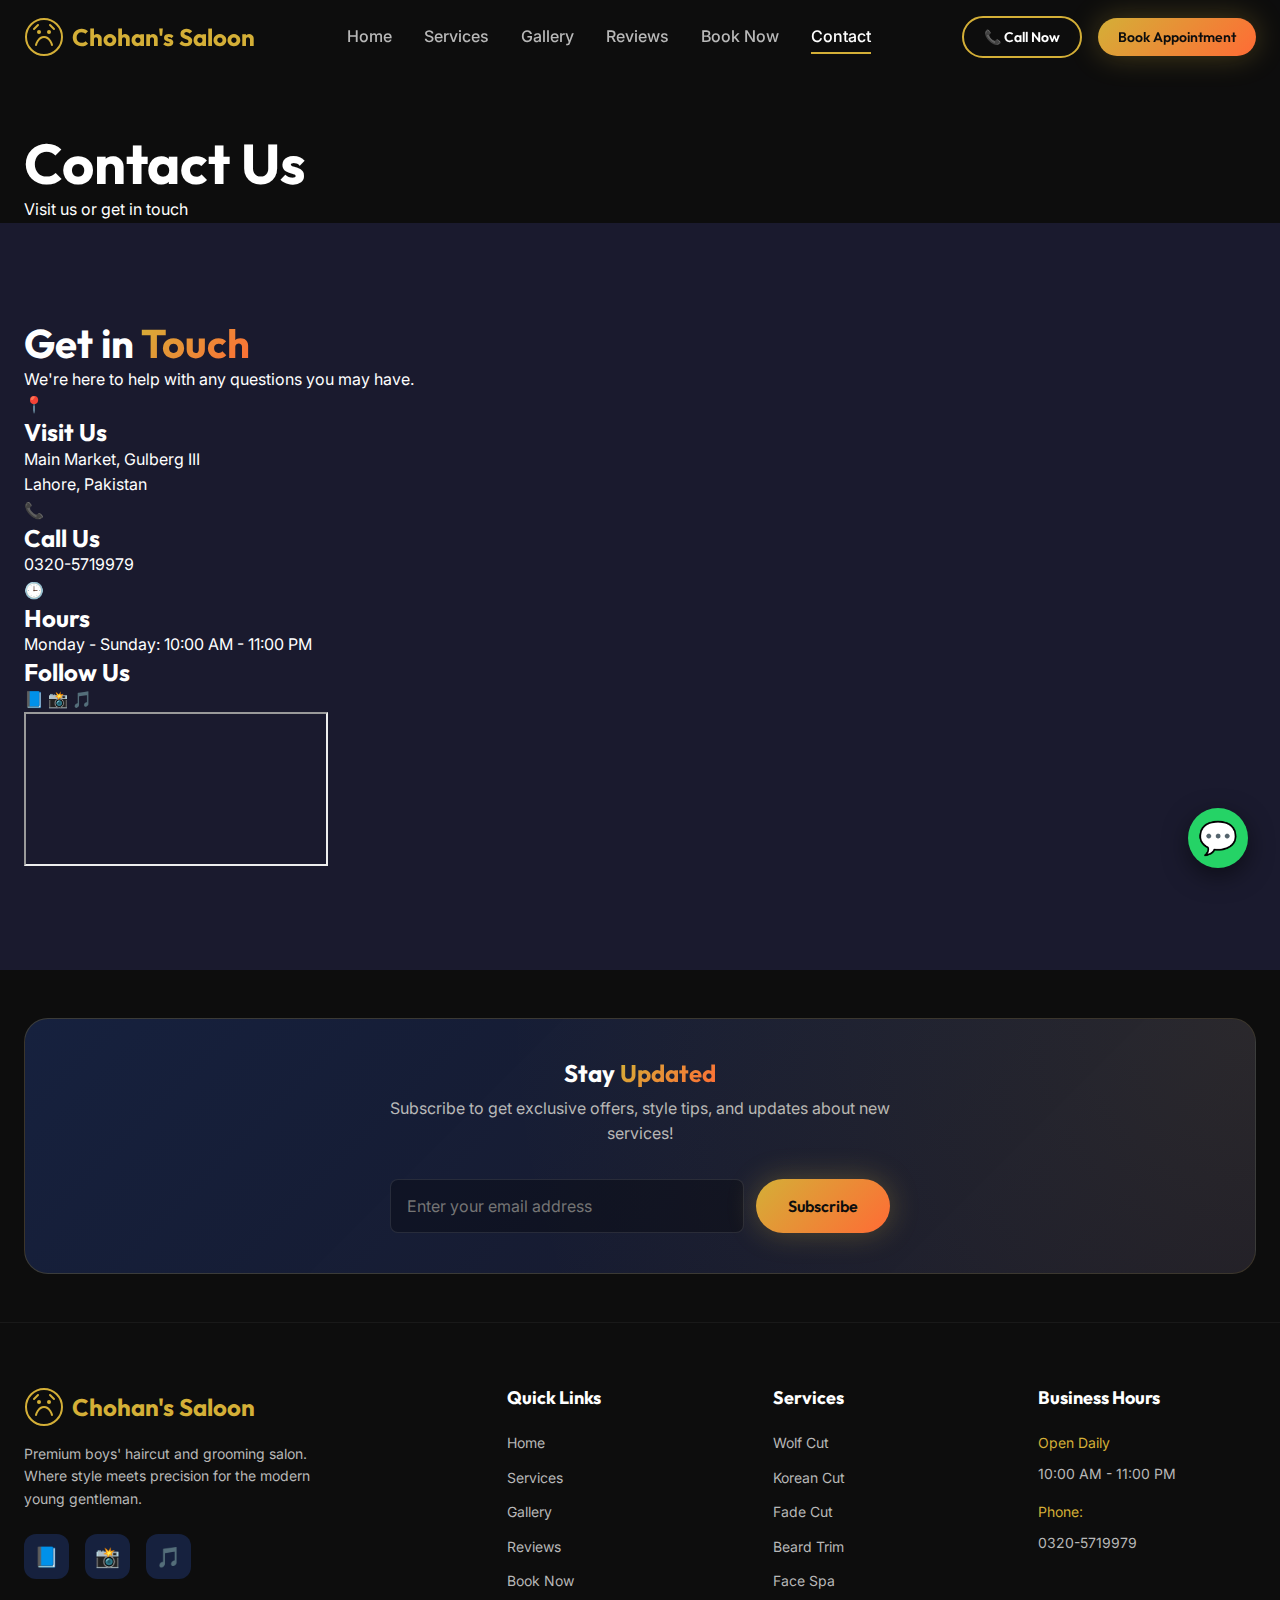
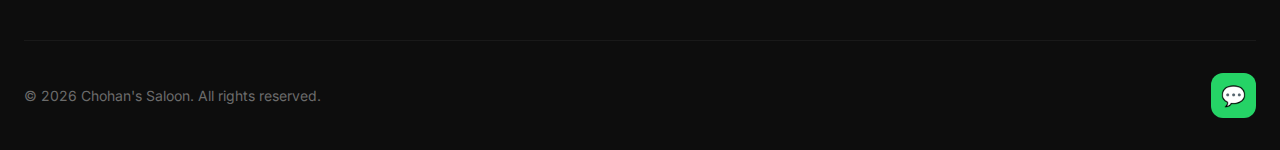
<file: contact.html>
<!DOCTYPE html>
<html lang="en">

<head>
    <meta charset="UTF-8">
    <meta name="viewport" content="width=device-width, initial-scale=1.0">
    <meta name="description" content="Contact Us - Chohan's Saloon. Visit us in Lahore or book online.">
    <title>Contact | Chohan's Saloon</title>

    <!-- Google Fonts -->
    <link rel="preconnect" href="https://fonts.googleapis.com">
    <link rel="preconnect" href="https://fonts.gstatic.com" crossorigin>
    <link
        href="https://fonts.googleapis.com/css2?family=Inter:wght@400;500;600&family=Outfit:wght@500;600;700&display=swap"
        rel="stylesheet">

    <!-- Styles -->
    <link rel="stylesheet" href="styles.css">
</head>

<body>
    <!-- NAVIGATION -->
    <nav class="navbar" id="navbar">
        <div class="container">
            <a href="index.html" class="logo">
                <svg class="logo-icon" viewBox="0 0 40 40" fill="none" xmlns="http://www.w3.org/2000/svg">
                    <circle cx="20" cy="20" r="18" stroke="currentColor" stroke-width="2" />
                    <path d="M12 28C12 28 14 20 20 20C26 20 28 28 28 28" stroke="currentColor" stroke-width="2"
                        stroke-linecap="round" />
                    <circle cx="15" cy="15" r="2" fill="currentColor" />
                    <circle cx="25" cy="15" r="2" fill="currentColor" />
                    <path d="M10 12L14 8M30 12L26 8" stroke="currentColor" stroke-width="2" stroke-linecap="round" />
                </svg>
                Chohan's Saloon
            </a>

            <ul class="nav-links" id="navLinks">
                <li><a href="index.html">Home</a></li>
                <li><a href="services.html">Services</a></li>
                <li><a href="gallery.html">Gallery</a></li>
                <li><a href="index.html#reviews">Reviews</a></li>
                <li><a href="booking.html">Book Now</a></li>
                <li><a href="contact.html" class="active">Contact</a></li>
            </ul>

            <div class="nav-cta">
                <a href="tel:03205719979" class="btn btn-secondary btn-sm">📞 Call Now</a>
                <a href="booking.html" class="btn btn-primary btn-sm">Book Appointment</a>
            </div>

            <button class="menu-toggle" id="menuToggle" aria-label="Toggle menu">
                <span></span>
                <span></span>
                <span></span>
            </button>
        </div>
    </nav>

    <!-- PAGE HEADER -->
    <div class="page-header">
        <div class="container">
            <h1>Contact Us</h1>
            <p>Visit us or get in touch</p>
        </div>
    </div>

    <!-- CONTACT SECTION -->
    <section class="contact section" id="contact">
        <div class="container">
            <div class="contact-wrapper">
                <div class="contact-info slide-in-left">
                    <h2>Get in <span class="text-gradient">Touch</span></h2>
                    <p>We're here to help with any questions you may have.</p>

                    <div class="info-item">
                        <div class="info-icon">📍</div>
                        <div>
                            <h4>Visit Us</h4>
                            <p>Main Market, Gulberg III<br>Lahore, Pakistan</p>
                        </div>
                    </div>

                    <div class="info-item">
                        <div class="info-icon">📞</div>
                        <div>
                            <h4>Call Us</h4>
                            <p><a href="tel:03205719979">0320-5719979</a></p>
                        </div>
                    </div>

                    <div class="info-item">
                        <div class="info-icon">🕒</div>
                        <div>
                            <h4>Hours</h4>
                            <p>Monday - Sunday: 10:00 AM - 11:00 PM</p>
                        </div>
                    </div>

                    <div class="social-connect">
                        <h4>Follow Us</h4>
                        <div class="social-icons">
                            <a href="#" class="social-icon">📘</a>
                            <a href="#" class="social-icon">📸</a>
                            <a href="#" class="social-icon">🎵</a>
                        </div>
                    </div>
                </div>

                <div class="map-container slide-in-right">
                    <iframe
                        src="https://www.google.com/maps/embed?pb=!1m18!1m12!1m3!1d13606.319525144812!2d74.33924197475177!3d31.507425126131818!2m3!1f0!2f0!3f0!3m2!1i1024!2i768!4f13.1!3m3!1m2!1s0x3919046c31166691%3A0xe5a3c6c068307db!2sGulberg%20III%2C%20Lahore%2C%20Punjab%2C%20Pakistan!5e0!3m2!1sen!2s!4v1701389000000!5m2!1sen!2s"
                        allowfullscreen="" loading="lazy" referrerpolicy="no-referrer-when-downgrade">
                    </iframe>
                </div>
            </div>
        </div>
    </section>

    <!-- NEWSLETTER SECTION -->
    <section class="newsletter section">
        <div class="container">
            <div class="newsletter-card fade-in">
                <div class="newsletter-content">
                    <h3>Stay <span class="text-gradient">Updated</span></h3>
                    <p>Subscribe to get exclusive offers, style tips, and updates about new services!</p>
                </div>
                <form class="newsletter-form" id="newsletterForm">
                    <input type="email" placeholder="Enter your email address" required>
                    <button type="submit" class="btn btn-primary">Subscribe</button>
                </form>
            </div>
        </div>
    </section>

    <!-- FOOTER -->
    <footer class="footer">
        <div class="container">
            <div class="footer-content">
                <div class="footer-brand">
                    <a href="index.html" class="logo">
                        <svg class="logo-icon" viewBox="0 0 40 40" fill="none" xmlns="http://www.w3.org/2000/svg">
                            <circle cx="20" cy="20" r="18" stroke="currentColor" stroke-width="2" />
                            <path d="M12 28C12 28 14 20 20 20C26 20 28 28 28 28" stroke="currentColor" stroke-width="2"
                                stroke-linecap="round" />
                            <circle cx="15" cy="15" r="2" fill="currentColor" />
                            <circle cx="25" cy="15" r="2" fill="currentColor" />
                            <path d="M10 12L14 8M30 12L26 8" stroke="currentColor" stroke-width="2"
                                stroke-linecap="round" />
                        </svg>
                        Chohan's Saloon
                    </a>
                    <p>Premium boys' haircut and grooming salon. Where style meets precision for the modern young
                        gentleman.</p>
                    <div class="social-links">
                        <a href="#" class="social-link"><span>📘</span></a>
                        <a href="#" class="social-link"><span>📸</span></a>
                        <a href="#" class="social-link"><span>🎵</span></a>
                    </div>
                </div>

                <div class="footer-nav">
                    <h4 class="footer-title">Quick Links</h4>
                    <div class="footer-links">
                        <a href="index.html">Home</a>
                        <a href="services.html">Services</a>
                        <a href="gallery.html">Gallery</a>
                        <a href="index.html#reviews">Reviews</a>
                        <a href="booking.html">Book Now</a>
                    </div>
                </div>

                <div class="footer-nav">
                    <h4 class="footer-title">Services</h4>
                    <div class="footer-links">
                        <a href="services.html">Wolf Cut</a>
                        <a href="services.html">Korean Cut</a>
                        <a href="services.html">Fade Cut</a>
                        <a href="services.html">Beard Trim</a>
                        <a href="services.html">Face Spa</a>
                    </div>
                </div>

                <div class="footer-hours">
                    <h4 class="footer-title">Business Hours</h4>
                    <p><span class="highlight">Open Daily</span></p>
                    <p>10:00 AM - 11:00 PM</p>
                    <p style="margin-top: 1rem;"><span class="highlight">Phone:</span></p>
                    <p>0320-5719979</p>
                </div>
            </div>

            <div class="footer-bottom">
                <p>© 2026 Chohan's Saloon. All rights reserved.</p>
                <div class="social-links">
                    <a href="https://wa.me/923205719979" class="social-link" style="background: #25D366;">
                        <span>💬</span>
                    </a>
                </div>
            </div>
        </div>
    </footer>

    <!-- WhatsApp Button -->
    <div class="whatsapp-float">
        <a href="https://wa.me/923205719979" class="whatsapp-btn" target="_blank" rel="noopener"
            aria-label="Chat on WhatsApp">
            💬
        </a>
    </div>

    <script src="script.js"></script>
</body>

</html>
</file>
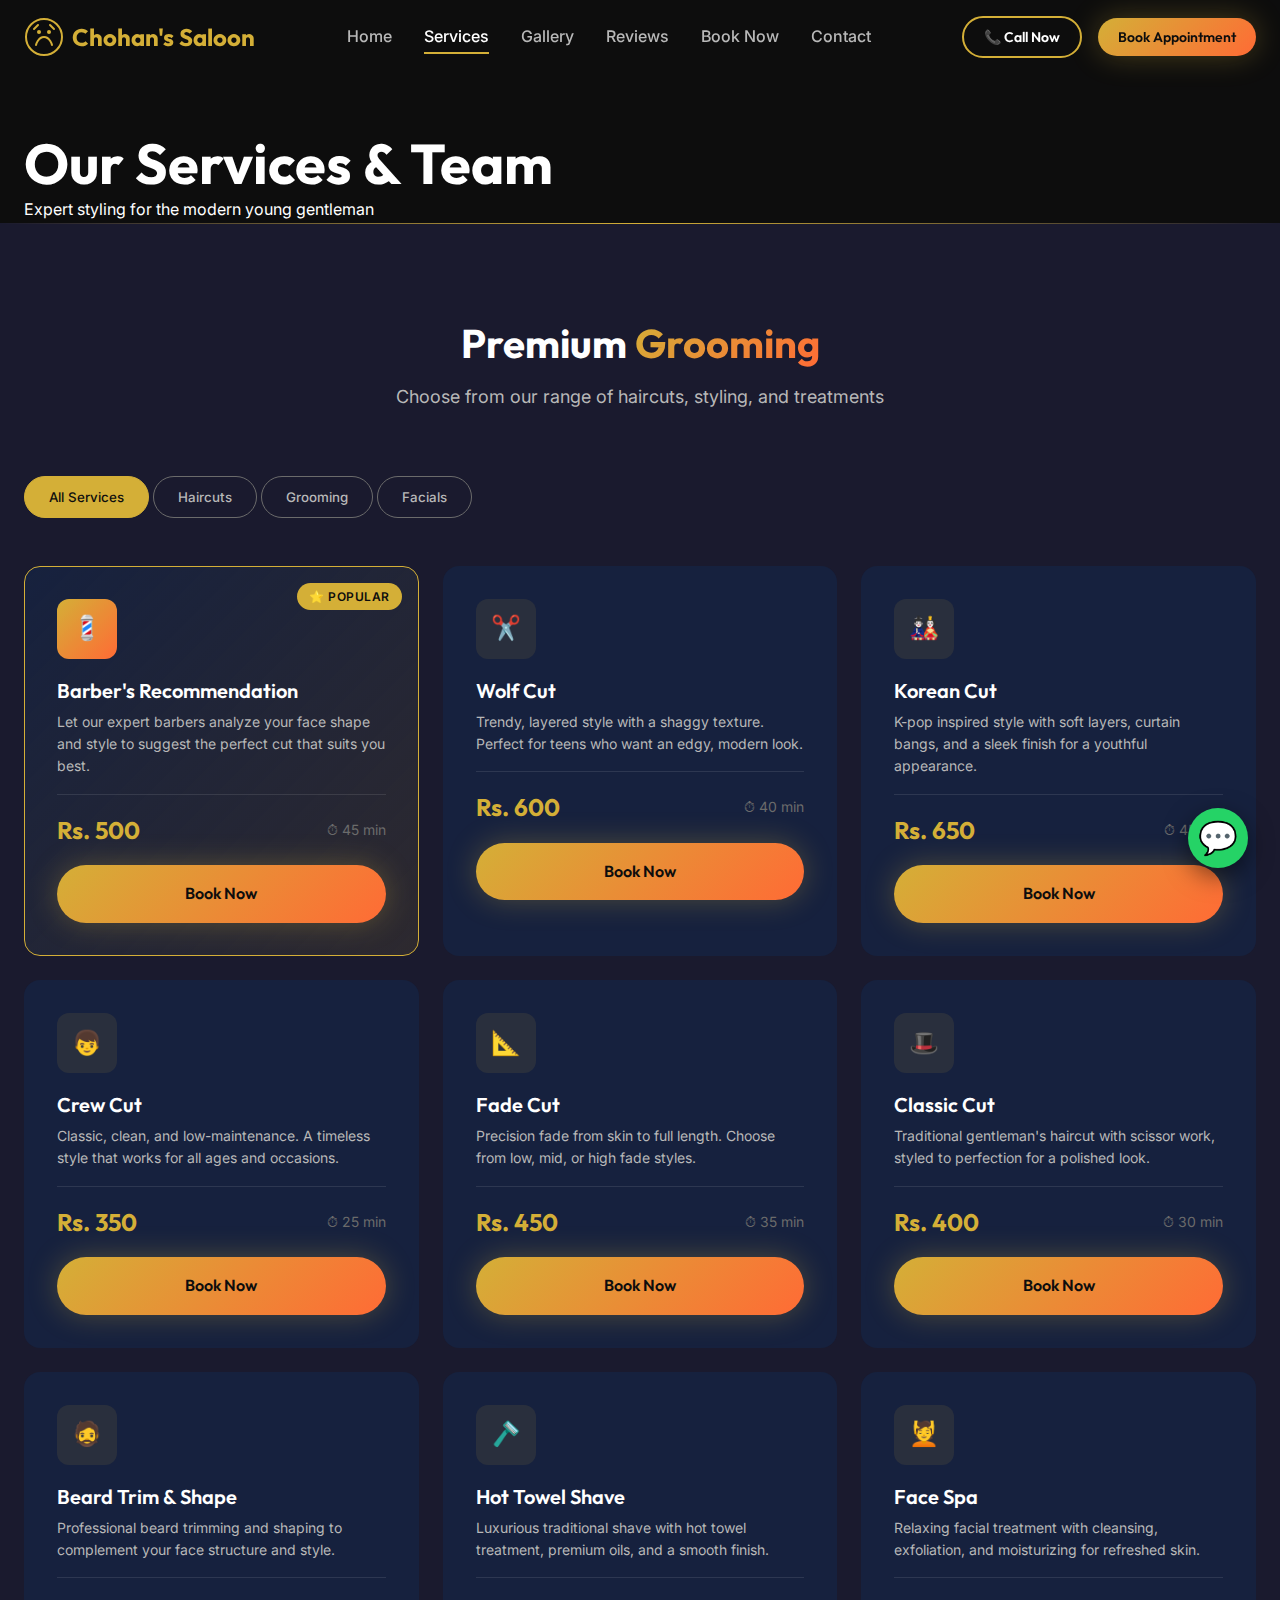
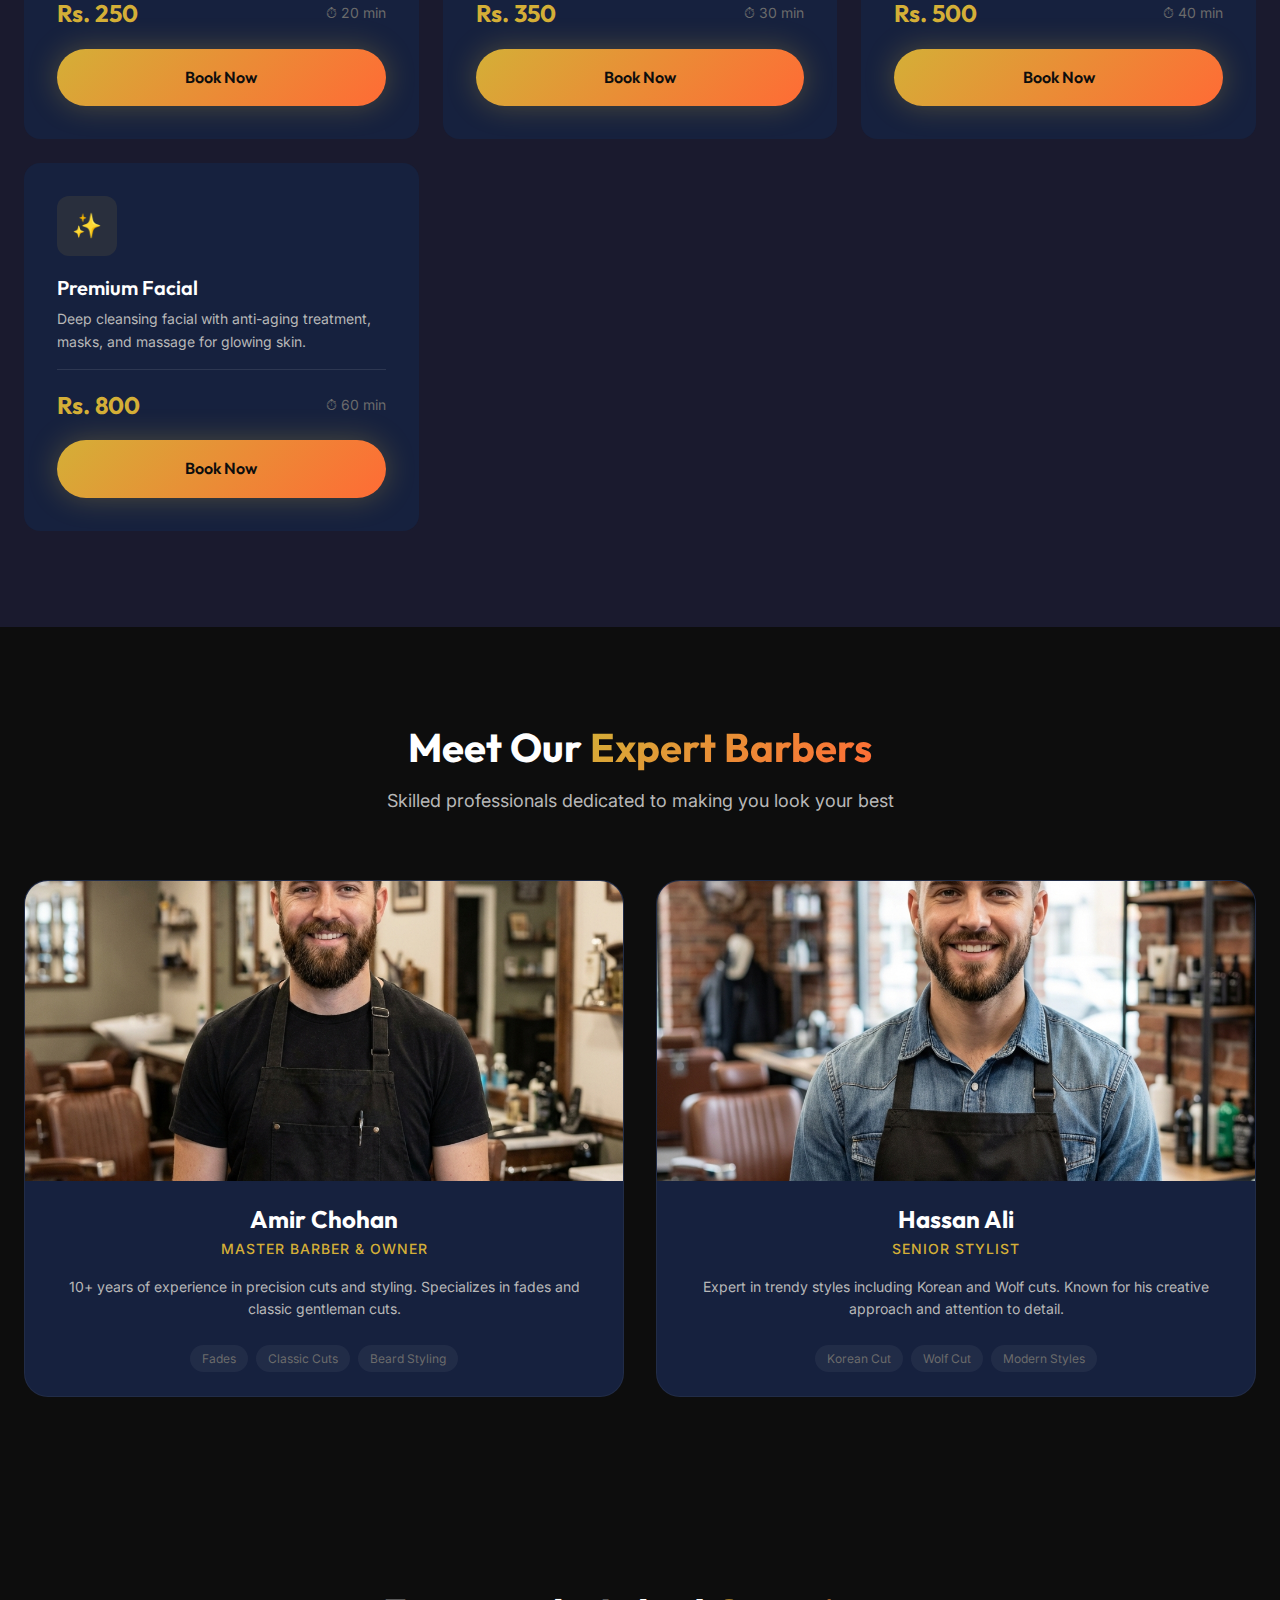
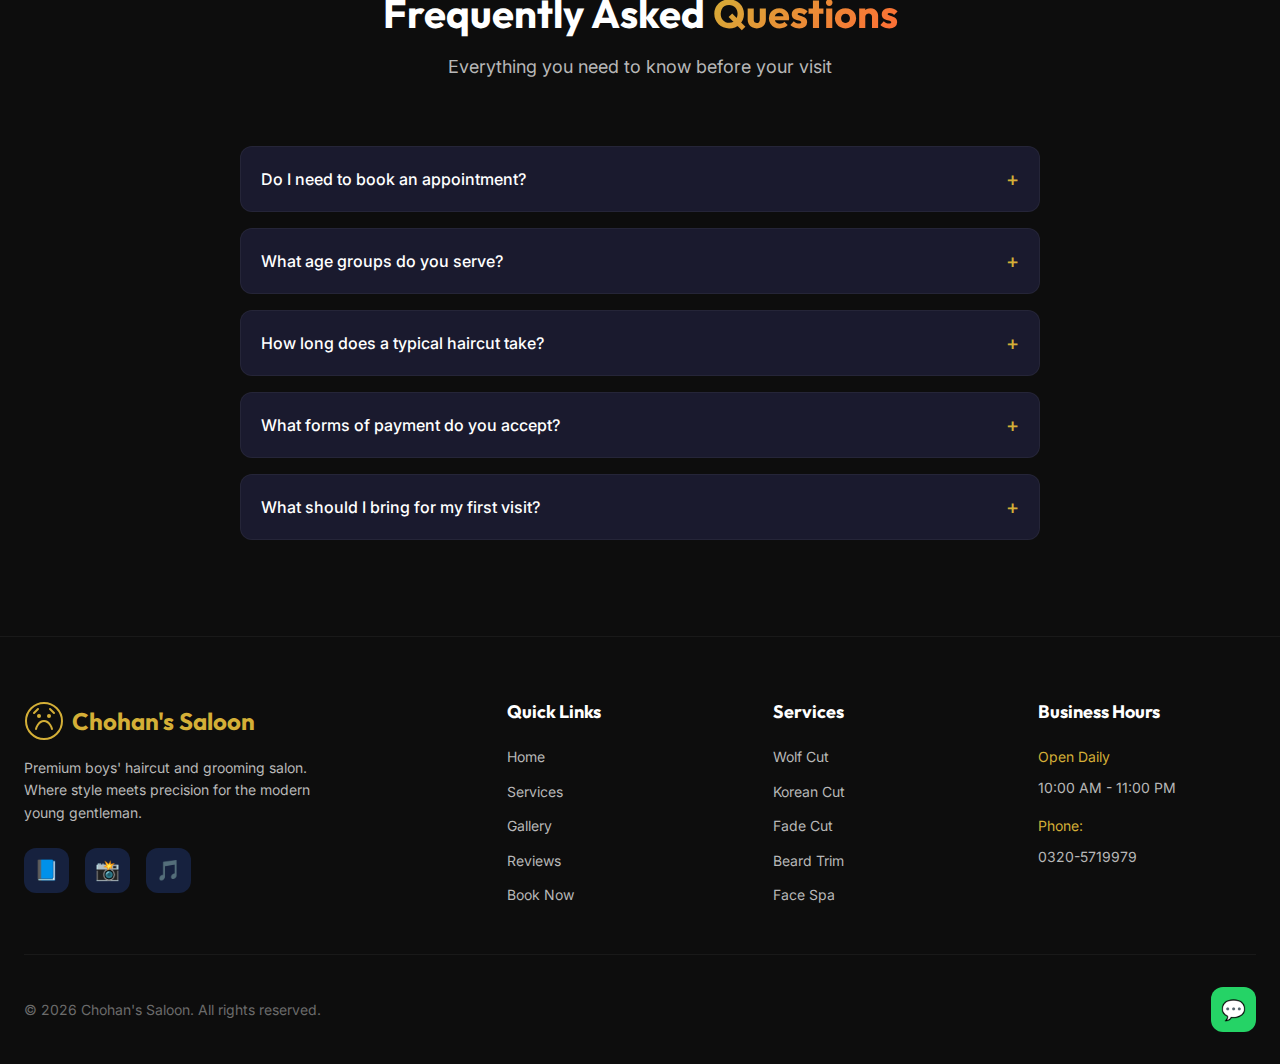
<file: services.html>
<!DOCTYPE html>
<html lang="en">

<head>
    <meta charset="UTF-8">
    <meta name="viewport" content="width=device-width, initial-scale=1.0">
    <meta name="description"
        content="Our Services - Chohan's Saloon. Expert haircuts, grooming, facials, and more for boys and teens.">
    <title>Services | Chohan's Saloon</title>

    <!-- Google Fonts -->
    <link rel="preconnect" href="https://fonts.googleapis.com">
    <link rel="preconnect" href="https://fonts.gstatic.com" crossorigin>
    <link
        href="https://fonts.googleapis.com/css2?family=Inter:wght@400;500;600&family=Outfit:wght@500;600;700&display=swap"
        rel="stylesheet">

    <!-- Styles -->
    <link rel="stylesheet" href="styles.css">
</head>

<body>
    <!-- NAVIGATION -->
    <nav class="navbar" id="navbar">
        <div class="container">
            <a href="index.html" class="logo">
                <svg class="logo-icon" viewBox="0 0 40 40" fill="none" xmlns="http://www.w3.org/2000/svg">
                    <circle cx="20" cy="20" r="18" stroke="currentColor" stroke-width="2" />
                    <path d="M12 28C12 28 14 20 20 20C26 20 28 28 28 28" stroke="currentColor" stroke-width="2"
                        stroke-linecap="round" />
                    <circle cx="15" cy="15" r="2" fill="currentColor" />
                    <circle cx="25" cy="15" r="2" fill="currentColor" />
                    <path d="M10 12L14 8M30 12L26 8" stroke="currentColor" stroke-width="2" stroke-linecap="round" />
                </svg>
                Chohan's Saloon
            </a>

            <ul class="nav-links" id="navLinks">
                <li><a href="index.html">Home</a></li>
                <li><a href="services.html" class="active">Services</a></li>
                <li><a href="gallery.html">Gallery</a></li>
                <li><a href="index.html#reviews">Reviews</a></li>
                <li><a href="booking.html">Book Now</a></li>
                <li><a href="contact.html">Contact</a></li>
            </ul>

            <div class="nav-cta">
                <a href="tel:03205719979" class="btn btn-secondary btn-sm">📞 Call Now</a>
                <a href="booking.html" class="btn btn-primary btn-sm">Book Appointment</a>
            </div>

            <button class="menu-toggle" id="menuToggle" aria-label="Toggle menu">
                <span></span>
                <span></span>
                <span></span>
            </button>
        </div>
    </nav>

    <!-- PAGE HEADER -->
    <div class="page-header">
        <div class="container">
            <h1>Our Services & Team</h1>
            <p>Expert styling for the modern young gentleman</p>
        </div>
    </div>

    <!-- SERVICES SECTION -->
    <section class="services section" id="services">
        <div class="container">
            <div class="section-header fade-in">
                <h2>Premium <span class="text-gradient">Grooming</span></h2>
                <p>Choose from our range of haircuts, styling, and treatments</p>
            </div>

            <div class="services-categories fade-in">
                <button class="category-btn active" data-category="all">All Services</button>
                <button class="category-btn" data-category="haircuts">Haircuts</button>
                <button class="category-btn" data-category="grooming">Grooming</button>
                <button class="category-btn" data-category="facials">Facials</button>
            </div>

            <div class="services-grid" id="servicesGrid">
                <!-- Barber's Recommendation -->
                <div class="service-card featured fade-in" data-category="haircuts">
                    <span class="featured-badge">⭐ Popular</span>
                    <div class="service-icon">💈</div>
                    <h3 class="service-name">Barber's Recommendation</h3>
                    <p class="service-description">Let our expert barbers analyze your face shape and style to suggest
                        the perfect cut that suits you best.</p>
                    <div class="service-meta">
                        <span class="service-price">Rs. 500</span>
                        <span class="service-duration">⏱ 45 min</span>
                    </div>
                    <a href="booking.html" class="btn btn-primary">Book Now</a>
                </div>

                <!-- Wolf Cut -->
                <div class="service-card fade-in" data-category="haircuts">
                    <div class="service-icon">✂️</div>
                    <h3 class="service-name">Wolf Cut</h3>
                    <p class="service-description">Trendy, layered style with a shaggy texture. Perfect for teens who
                        want an edgy, modern look.</p>
                    <div class="service-meta">
                        <span class="service-price">Rs. 600</span>
                        <span class="service-duration">⏱ 40 min</span>
                    </div>
                    <a href="booking.html" class="btn btn-primary">Book Now</a>
                </div>

                <!-- Korean Cut -->
                <div class="service-card fade-in" data-category="haircuts">
                    <div class="service-icon">🎎</div>
                    <h3 class="service-name">Korean Cut</h3>
                    <p class="service-description">K-pop inspired style with soft layers, curtain bangs, and a sleek
                        finish for a youthful appearance.</p>
                    <div class="service-meta">
                        <span class="service-price">Rs. 650</span>
                        <span class="service-duration">⏱ 45 min</span>
                    </div>
                    <a href="booking.html" class="btn btn-primary">Book Now</a>
                </div>

                <!-- Crew Cut -->
                <div class="service-card fade-in" data-category="haircuts">
                    <div class="service-icon">👦</div>
                    <h3 class="service-name">Crew Cut</h3>
                    <p class="service-description">Classic, clean, and low-maintenance. A timeless style that works for
                        all ages and occasions.</p>
                    <div class="service-meta">
                        <span class="service-price">Rs. 350</span>
                        <span class="service-duration">⏱ 25 min</span>
                    </div>
                    <a href="booking.html" class="btn btn-primary">Book Now</a>
                </div>

                <!-- Fade Cut -->
                <div class="service-card fade-in" data-category="haircuts">
                    <div class="service-icon">📐</div>
                    <h3 class="service-name">Fade Cut</h3>
                    <p class="service-description">Precision fade from skin to full length. Choose from low, mid, or
                        high fade styles.</p>
                    <div class="service-meta">
                        <span class="service-price">Rs. 450</span>
                        <span class="service-duration">⏱ 35 min</span>
                    </div>
                    <a href="booking.html" class="btn btn-primary">Book Now</a>
                </div>

                <!-- Classic Cut -->
                <div class="service-card fade-in" data-category="haircuts">
                    <div class="service-icon">🎩</div>
                    <h3 class="service-name">Classic Cut</h3>
                    <p class="service-description">Traditional gentleman's haircut with scissor work, styled to
                        perfection for a polished look.</p>
                    <div class="service-meta">
                        <span class="service-price">Rs. 400</span>
                        <span class="service-duration">⏱ 30 min</span>
                    </div>
                    <a href="booking.html" class="btn btn-primary">Book Now</a>
                </div>

                <!-- Beard Trim -->
                <div class="service-card fade-in" data-category="grooming">
                    <div class="service-icon">🧔</div>
                    <h3 class="service-name">Beard Trim & Shape</h3>
                    <p class="service-description">Professional beard trimming and shaping to complement your face
                        structure and style.</p>
                    <div class="service-meta">
                        <span class="service-price">Rs. 250</span>
                        <span class="service-duration">⏱ 20 min</span>
                    </div>
                    <a href="booking.html" class="btn btn-primary">Book Now</a>
                </div>

                <!-- Hot Towel Shave -->
                <div class="service-card fade-in" data-category="grooming">
                    <div class="service-icon">🪒</div>
                    <h3 class="service-name">Hot Towel Shave</h3>
                    <p class="service-description">Luxurious traditional shave with hot towel treatment, premium oils,
                        and a smooth finish.</p>
                    <div class="service-meta">
                        <span class="service-price">Rs. 350</span>
                        <span class="service-duration">⏱ 30 min</span>
                    </div>
                    <a href="booking.html" class="btn btn-primary">Book Now</a>
                </div>

                <!-- Face Spa -->
                <div class="service-card fade-in" data-category="facials">
                    <div class="service-icon">💆</div>
                    <h3 class="service-name">Face Spa</h3>
                    <p class="service-description">Relaxing facial treatment with cleansing, exfoliation, and
                        moisturizing for refreshed skin.</p>
                    <div class="service-meta">
                        <span class="service-price">Rs. 500</span>
                        <span class="service-duration">⏱ 40 min</span>
                    </div>
                    <a href="booking.html" class="btn btn-primary">Book Now</a>
                </div>

                <!-- Facial Treatment -->
                <div class="service-card fade-in" data-category="facials">
                    <div class="service-icon">✨</div>
                    <h3 class="service-name">Premium Facial</h3>
                    <p class="service-description">Deep cleansing facial with anti-aging treatment, masks, and massage
                        for glowing skin.</p>
                    <div class="service-meta">
                        <span class="service-price">Rs. 800</span>
                        <span class="service-duration">⏱ 60 min</span>
                    </div>
                    <a href="booking.html" class="btn btn-primary">Book Now</a>
                </div>
            </div>
        </div>
    </section>

    <!-- TEAM SECTION -->
    <section class="team section" id="team">
        <div class="container">
            <div class="section-header fade-in">
                <h2>Meet Our <span class="text-gradient">Expert Barbers</span></h2>
                <p>Skilled professionals dedicated to making you look your best</p>
            </div>

            <div class="team-grid fade-in">
                <div class="team-card">
                    <div class="team-image">
                        <img src="images/barber_portrait_1_1769953277022.png" alt="Amir Chohan">
                    </div>
                    <div class="team-info">
                        <h3>Amir Chohan</h3>
                        <p class="team-role">Master Barber & Owner</p>
                        <p class="team-bio">10+ years of experience in precision cuts and styling. Specializes in fades
                            and classic gentleman cuts.</p>
                        <div class="team-specialties">
                            <span>Fades</span>
                            <span>Classic Cuts</span>
                            <span>Beard Styling</span>
                        </div>
                    </div>
                </div>

                <div class="team-card">
                    <div class="team-image">
                        <img src="images/barber_portrait_2_1769953291764.png" alt="Hassan Ali">
                    </div>
                    <div class="team-info">
                        <h3>Hassan Ali</h3>
                        <p class="team-role">Senior Stylist</p>
                        <p class="team-bio">Expert in trendy styles including Korean and Wolf cuts. Known for his
                            creative approach and attention to detail.</p>
                        <div class="team-specialties">
                            <span>Korean Cut</span>
                            <span>Wolf Cut</span>
                            <span>Modern Styles</span>
                        </div>
                    </div>
                </div>
            </div>
        </div>
    </section>

    <!-- FAQ SECTION -->
    <section class="faq section" id="faq">
        <div class="container">
            <div class="section-header fade-in">
                <h2>Frequently Asked <span class="text-gradient">Questions</span></h2>
                <p>Everything you need to know before your visit</p>
            </div>

            <div class="faq-container fade-in">
                <div class="faq-item">
                    <button class="faq-question">
                        <span>Do I need to book an appointment?</span>
                        <span class="faq-icon">+</span>
                    </button>
                    <div class="faq-answer">
                        <p>While walk-ins are welcome, we highly recommend booking an appointment to ensure you get your
                            preferred time slot and barber. You can easily book online or call us at 0320-5719979.</p>
                    </div>
                </div>

                <div class="faq-item">
                    <button class="faq-question">
                        <span>What age groups do you serve?</span>
                        <span class="faq-icon">+</span>
                    </button>
                    <div class="faq-answer">
                        <p>We specialize in haircuts for boys and teens of all ages, from toddlers to young adults. Our
                            barbers are experienced in handling clients of all ages with patience and skill.</p>
                    </div>
                </div>

                <div class="faq-item">
                    <button class="faq-question">
                        <span>How long does a typical haircut take?</span>
                        <span class="faq-icon">+</span>
                    </button>
                    <div class="faq-answer">
                        <p>A standard haircut takes about 25-35 minutes. More complex styles like Wolf Cut or Korean Cut
                            may take 40-45 minutes. Premium services with add-ons can take up to 60 minutes.</p>
                    </div>
                </div>

                <div class="faq-item">
                    <button class="faq-question">
                        <span>What forms of payment do you accept?</span>
                        <span class="faq-icon">+</span>
                    </button>
                    <div class="faq-answer">
                        <p>We accept cash, JazzCash, Easypaisa, and bank transfers. Payment is made at the salon after
                            your service is complete.</p>
                    </div>
                </div>

                <div class="faq-item">
                    <button class="faq-question">
                        <span>What should I bring for my first visit?</span>
                        <span class="faq-icon">+</span>
                    </button>
                    <div class="faq-answer">
                        <p>Just bring yourself! If you have inspiration photos of hairstyles you like, feel free to show
                            our barbers. They'll help you choose a style that suits your face shape and hair type.</p>
                    </div>
                </div>
            </div>
        </div>
    </section>

    <!-- FOOTER -->
    <footer class="footer">
        <div class="container">
            <div class="footer-content">
                <div class="footer-brand">
                    <a href="index.html" class="logo">
                        <svg class="logo-icon" viewBox="0 0 40 40" fill="none" xmlns="http://www.w3.org/2000/svg">
                            <circle cx="20" cy="20" r="18" stroke="currentColor" stroke-width="2" />
                            <path d="M12 28C12 28 14 20 20 20C26 20 28 28 28 28" stroke="currentColor" stroke-width="2"
                                stroke-linecap="round" />
                            <circle cx="15" cy="15" r="2" fill="currentColor" />
                            <circle cx="25" cy="15" r="2" fill="currentColor" />
                            <path d="M10 12L14 8M30 12L26 8" stroke="currentColor" stroke-width="2"
                                stroke-linecap="round" />
                        </svg>
                        Chohan's Saloon
                    </a>
                    <p>Premium boys' haircut and grooming salon. Where style meets precision for the modern young
                        gentleman.</p>
                    <div class="social-links">
                        <a href="#" class="social-link"><span>📘</span></a>
                        <a href="#" class="social-link"><span>📸</span></a>
                        <a href="#" class="social-link"><span>🎵</span></a>
                    </div>
                </div>

                <div class="footer-nav">
                    <h4 class="footer-title">Quick Links</h4>
                    <div class="footer-links">
                        <a href="index.html">Home</a>
                        <a href="services.html">Services</a>
                        <a href="gallery.html">Gallery</a>
                        <a href="index.html#reviews">Reviews</a>
                        <a href="booking.html">Book Now</a>
                    </div>
                </div>

                <div class="footer-nav">
                    <h4 class="footer-title">Services</h4>
                    <div class="footer-links">
                        <a href="services.html">Wolf Cut</a>
                        <a href="services.html">Korean Cut</a>
                        <a href="services.html">Fade Cut</a>
                        <a href="services.html">Beard Trim</a>
                        <a href="services.html">Face Spa</a>
                    </div>
                </div>

                <div class="footer-hours">
                    <h4 class="footer-title">Business Hours</h4>
                    <p><span class="highlight">Open Daily</span></p>
                    <p>10:00 AM - 11:00 PM</p>
                    <p style="margin-top: 1rem;"><span class="highlight">Phone:</span></p>
                    <p>0320-5719979</p>
                </div>
            </div>

            <div class="footer-bottom">
                <p>© 2026 Chohan's Saloon. All rights reserved.</p>
                <div class="social-links">
                    <a href="https://wa.me/923205719979" class="social-link" style="background: #25D366;">
                        <span>💬</span>
                    </a>
                </div>
            </div>
        </div>
    </footer>

    <!-- WhatsApp Button -->
    <div class="whatsapp-float">
        <a href="https://wa.me/923205719979" class="whatsapp-btn" target="_blank" rel="noopener"
            aria-label="Chat on WhatsApp">
            💬
        </a>
    </div>

    <script src="script.js"></script>
</body>

</html>
</file>
<file: styles.css>
﻿/* ================================================
   CHOHAN'S SALOON - Design System & Styles
   A Modern Boys' Haircut & Grooming Salon
   ================================================ */

/* ------------------------------------------------
   CSS VARIABLES - Design Tokens
   ------------------------------------------------ */
:root {
  /* Colors - Dark Masculine Theme */
  --color-bg-primary: #0d0d0d;
  --color-bg-secondary: #1a1a2e;
  --color-bg-card: #16213e;
  --color-bg-card-hover: #1f2b4a;

  /* Accent Colors */
  --color-accent-gold: #d4af37;
  --color-accent-gold-light: #f0d45e;
  --color-accent-orange: #ff6b35;
  --color-accent-gradient: linear-gradient(135deg, #d4af37 0%, #ff6b35 100%);

  /* Text Colors */
  --color-text-primary: #ffffff;
  --color-text-secondary: #b8b8b8;
  --color-text-muted: #6b6b6b;

  /* Functional Colors */
  --color-success: #00c853;
  --color-error: #ff4757;
  --color-warning: #ffa502;

  /* Typography */
  --font-heading: 'Outfit', sans-serif;
  --font-body: 'Inter', sans-serif;

  /* Font Sizes */
  --text-xs: 0.75rem;
  --text-sm: 0.875rem;
  --text-base: 1rem;
  --text-lg: 1.125rem;
  --text-xl: 1.25rem;
  --text-2xl: 1.5rem;
  --text-3xl: 2rem;
  --text-4xl: 2.5rem;
  --text-5xl: 3.5rem;
  --text-6xl: 4.5rem;

  /* Spacing */
  --space-1: 0.25rem;
  --space-2: 0.5rem;
  --space-3: 0.75rem;
  --space-4: 1rem;
  --space-5: 1.25rem;
  --space-6: 1.5rem;
  --space-8: 2rem;
  --space-10: 2.5rem;
  --space-12: 3rem;
  --space-16: 4rem;
  --space-20: 5rem;
  --space-24: 6rem;

  /* Border Radius */
  --radius-sm: 4px;
  --radius-md: 8px;
  --radius-lg: 12px;
  --radius-xl: 16px;
  --radius-2xl: 24px;
  --radius-full: 9999px;

  /* Shadows */
  --shadow-sm: 0 2px 4px rgba(0, 0, 0, 0.3);
  --shadow-md: 0 4px 12px rgba(0, 0, 0, 0.4);
  --shadow-lg: 0 8px 24px rgba(0, 0, 0, 0.5);
  --shadow-xl: 0 12px 48px rgba(0, 0, 0, 0.6);
  --shadow-glow: 0 0 30px rgba(212, 175, 55, 0.3);

  /* Transitions */
  --transition-fast: 150ms ease;
  --transition-base: 300ms ease;
  --transition-slow: 500ms ease;

  /* Z-Index Scale */
  --z-dropdown: 100;
  --z-sticky: 200;
  --z-modal: 300;
  --z-tooltip: 400;
}

/* ------------------------------------------------
   CSS RESET & BASE STYLES
   ------------------------------------------------ */
*,
*::before,
*::after {
  box-sizing: border-box;
  margin: 0;
  padding: 0;
}

html {
  scroll-behavior: smooth;
  font-size: 16px;
}

body {
  font-family: var(--font-body);
  background-color: var(--color-bg-primary);
  color: var(--color-text-primary);
  line-height: 1.6;
  overflow-x: hidden;
  -webkit-font-smoothing: antialiased;
  -moz-osx-font-smoothing: grayscale;
}

img {
  max-width: 100%;
  height: auto;
  display: block;
}

a {
  color: inherit;
  text-decoration: none;
  transition: color var(--transition-fast);
}

button {
  font-family: inherit;
  cursor: pointer;
  border: none;
  background: none;
}

ul,
ol {
  list-style: none;
}

input,
textarea,
select {
  font-family: inherit;
  font-size: inherit;
}

/* ------------------------------------------------
   TYPOGRAPHY
   ------------------------------------------------ */
h1,
h2,
h3,
h4,
h5,
h6 {
  font-family: var(--font-heading);
  font-weight: 700;
  line-height: 1.2;
  color: var(--color-text-primary);
}

h1 {
  font-size: var(--text-5xl);
}

h2 {
  font-size: var(--text-4xl);
}

h3 {
  font-size: var(--text-3xl);
}

h4 {
  font-size: var(--text-2xl);
}

h5 {
  font-size: var(--text-xl);
}

h6 {
  font-size: var(--text-lg);
}

.text-gradient {
  background: var(--color-accent-gradient);
  -webkit-background-clip: text;
  -webkit-text-fill-color: transparent;
  background-clip: text;
}

.text-accent {
  color: var(--color-accent-gold);
}

/* ------------------------------------------------
   LAYOUT UTILITIES
   ------------------------------------------------ */
.container {
  width: 100%;
  max-width: 1280px;
  margin: 0 auto;
  padding: 0 var(--space-6);
}

.section {
  padding: var(--space-24) 0;
}

.section-header {
  text-align: center;
  margin-bottom: var(--space-16);
}

.section-header h2 {
  margin-bottom: var(--space-4);
}

.section-header p {
  color: var(--color-text-secondary);
  font-size: var(--text-lg);
  max-width: 600px;
  margin: 0 auto;
}

/* Flex & Grid */
.flex {
  display: flex;
}

.flex-col {
  flex-direction: column;
}

.items-center {
  align-items: center;
}

.justify-center {
  justify-content: center;
}

.justify-between {
  justify-content: space-between;
}

.gap-2 {
  gap: var(--space-2);
}

.gap-4 {
  gap: var(--space-4);
}

.gap-6 {
  gap: var(--space-6);
}

.gap-8 {
  gap: var(--space-8);
}

.grid {
  display: grid;
}

.grid-2 {
  grid-template-columns: repeat(2, 1fr);
}

.grid-3 {
  grid-template-columns: repeat(3, 1fr);
}

.grid-4 {
  grid-template-columns: repeat(4, 1fr);
}

/* ------------------------------------------------
   BUTTONS
   ------------------------------------------------ */
.btn {
  display: inline-flex;
  align-items: center;
  justify-content: center;
  gap: var(--space-2);
  padding: var(--space-4) var(--space-8);
  font-family: var(--font-heading);
  font-size: var(--text-base);
  font-weight: 600;
  border-radius: var(--radius-full);
  transition: all var(--transition-base);
  cursor: pointer;
  position: relative;
  overflow: hidden;
}

.btn-primary {
  background: var(--color-accent-gradient);
  color: var(--color-bg-primary);
  box-shadow: var(--shadow-glow);
}

.btn-primary:hover {
  transform: translateY(-2px);
  box-shadow: 0 0 40px rgba(212, 175, 55, 0.5);
}

.btn-primary:active {
  transform: translateY(0);
}

.btn-secondary {
  background: transparent;
  color: var(--color-text-primary);
  border: 2px solid var(--color-accent-gold);
}

.btn-secondary:hover {
  background: var(--color-accent-gold);
  color: var(--color-bg-primary);
}

.btn-lg {
  padding: var(--space-5) var(--space-10);
  font-size: var(--text-lg);
}

.btn-sm {
  padding: var(--space-2) var(--space-5);
  font-size: var(--text-sm);
}

/* Button Shine Effect */
.btn-primary::before {
  content: '';
  position: absolute;
  top: 0;
  left: -100%;
  width: 100%;
  height: 100%;
  background: linear-gradient(90deg, transparent, rgba(255, 255, 255, 0.3), transparent);
  transition: left 0.5s ease;
}

.btn-primary:hover::before {
  left: 100%;
}

/* ------------------------------------------------
   REVIEWS PAGE & MOBILE FIXES
   ------------------------------------------------ */
.reviews-grid {
  display: grid;
  grid-template-columns: repeat(auto-fill, minmax(300px, 1fr));
  gap: var(--space-6);
  margin-bottom: var(--space-8);
}

/* Time Slots - Mobile Fix */
.time-slots {
  display: grid;
  grid-template-columns: repeat(4, 1fr);
  /* Desktop */
  gap: var(--space-3);
  margin-top: var(--space-2);
}

.time-slot {
  padding: var(--space-3);
  background: rgba(255, 255, 255, 0.05);
  border: 1px solid rgba(255, 255, 255, 0.1);
  border-radius: var(--radius-md);
  text-align: center;
  cursor: pointer;
  transition: all var(--transition-fast);
  font-size: var(--text-sm);
}

.time-slot:hover:not(.disabled) {
  background: var(--color-accent-gold);
  color: var(--color-bg-primary);
}

.time-slot.selected {
  background: var(--color-accent-gold);
  color: var(--color-bg-primary);
  border-color: var(--color-accent-gold);
  font-weight: 600;
}

.time-slot.disabled {
  opacity: 0.3;
  cursor: not-allowed;
  background: rgba(0, 0, 0, 0.2);
}

@media (max-width: 768px) {
  .booking-container {
    grid-template-columns: 1fr;
    gap: var(--space-8);
  }

  .booking-info {
    position: static;
  }

  .time-slots {
    grid-template-columns: repeat(3, 1fr);
    /* Tablet */
  }

  /* Font Sizing Fixes */
  h1 {
    font-size: 2.5rem;
  }

  h2 {
    font-size: 2rem;
  }

  .hero-title {
    font-size: 2.5rem;
  }

  .section-header h2 {
    font-size: 2rem;
  }
}

@media (max-width: 480px) {
  .time-slots {
    grid-template-columns: repeat(2, 1fr);
    /* Mobile - 2 columns for better visibility */
  }

  .booking-form {
    padding: var(--space-6);
  }

  h1 {
    font-size: 2rem;
  }

  .hero-title {
    font-size: 2rem;
  }
}

/* ------------------------------------------------
   NAVIGATION
   ------------------------------------------------ */
.navbar {
  position: fixed;
  top: 0;
  left: 0;
  right: 0;
  z-index: var(--z-sticky);
  padding: var(--space-4) 0;
  transition: all var(--transition-base);
  background: transparent;
}

.navbar.scrolled {
  background: rgba(13, 13, 13, 0.95);
  backdrop-filter: blur(10px);
  box-shadow: var(--shadow-md);
  padding: var(--space-3) 0;
}

.navbar .container {
  display: flex;
  align-items: center;
  justify-content: space-between;
}

.logo {
  font-family: var(--font-heading);
  font-size: var(--text-2xl);
  font-weight: 700;
  color: var(--color-accent-gold);
  display: flex;
  align-items: center;
  gap: var(--space-2);
}

.logo-icon {
  width: 40px;
  height: 40px;
}

.nav-links {
  display: flex;
  align-items: center;
  gap: var(--space-8);
}

.nav-links a {
  font-weight: 500;
  color: var(--color-text-secondary);
  position: relative;
  padding: var(--space-2) 0;
}

.nav-links a::after {
  content: '';
  position: absolute;
  bottom: 0;
  left: 0;
  width: 0;
  height: 2px;
  background: var(--color-accent-gold);
  transition: width var(--transition-base);
}

.nav-links a:hover,
.nav-links a.active {
  color: var(--color-text-primary);
}

.nav-links a:hover::after,
.nav-links a.active::after {
  width: 100%;
}

.nav-cta {
  display: flex;
  align-items: center;
  gap: var(--space-4);
}

/* Mobile Menu Toggle */
.menu-toggle {
  display: none;
  flex-direction: column;
  gap: 6px;
  padding: var(--space-2);
  cursor: pointer;
}

.menu-toggle span {
  width: 28px;
  height: 2px;
  background: var(--color-text-primary);
  transition: all var(--transition-base);
}

.menu-toggle.active span:nth-child(1) {
  transform: rotate(45deg) translate(6px, 6px);
}

.menu-toggle.active span:nth-child(2) {
  opacity: 0;
}

.menu-toggle.active span:nth-child(3) {
  transform: rotate(-45deg) translate(6px, -6px);
}

/* ------------------------------------------------
   HERO SECTION
   ------------------------------------------------ */
.hero {
  min-height: 100vh;
  display: flex;
  align-items: center;
  position: relative;
  overflow: hidden;
  padding-top: 80px;
}

.hero-bg {
  position: absolute;
  inset: 0;
  z-index: -1;
}

.hero-bg::before {
  content: '';
  position: absolute;
  inset: 0;
  background: radial-gradient(ellipse at 30% 20%, rgba(212, 175, 55, 0.15) 0%, transparent 50%),
    radial-gradient(ellipse at 70% 80%, rgba(255, 107, 53, 0.1) 0%, transparent 50%);
}

.hero-particles {
  position: absolute;
  inset: 0;
  overflow: hidden;
}

.particle {
  position: absolute;
  width: 4px;
  height: 4px;
  background: var(--color-accent-gold);
  border-radius: 50%;
  opacity: 0.3;
  animation: float 15s infinite ease-in-out;
}

@keyframes float {

  0%,
  100% {
    transform: translateY(0) rotate(0deg);
    opacity: 0.3;
  }

  50% {
    transform: translateY(-100px) rotate(180deg);
    opacity: 0.8;
  }
}

.hero .container {
  display: grid;
  grid-template-columns: 1fr 1fr;
  gap: var(--space-16);
  align-items: center;
}

.hero-content {
  z-index: 1;
}

.hero-badge {
  display: inline-flex;
  align-items: center;
  gap: var(--space-2);
  padding: var(--space-2) var(--space-4);
  background: rgba(212, 175, 55, 0.1);
  border: 1px solid rgba(212, 175, 55, 0.3);
  border-radius: var(--radius-full);
  font-size: var(--text-sm);
  color: var(--color-accent-gold);
  margin-bottom: var(--space-6);
}

.hero-title {
  font-size: var(--text-6xl);
  margin-bottom: var(--space-6);
  line-height: 1.1;
}

.hero-subtitle {
  font-size: var(--text-xl);
  color: var(--color-text-secondary);
  margin-bottom: var(--space-8);
  max-width: 500px;
}

.hero-cta {
  display: flex;
  gap: var(--space-4);
  margin-bottom: var(--space-8);
}

.hero-stats {
  display: flex;
  gap: var(--space-10);
}

.stat-item {
  text-align: left;
}

.stat-number {
  font-family: var(--font-heading);
  font-size: var(--text-3xl);
  font-weight: 700;
  color: var(--color-accent-gold);
}

.stat-label {
  font-size: var(--text-sm);
  color: var(--color-text-muted);
  text-transform: uppercase;
  letter-spacing: 1px;
}

/* Before/After Slider */
.hero-visual {
  position: relative;
  z-index: 1;
}

.before-after-container {
  position: relative;
  width: 100%;
  max-width: 500px;
  aspect-ratio: 3/4;
  border-radius: var(--radius-2xl);
  overflow: hidden;
  box-shadow: var(--shadow-xl);
  margin: 0 auto;
  cursor: ew-resize;
}

.before-after-container::before {
  content: '';
  position: absolute;
  inset: 0;
  border: 3px solid var(--color-accent-gold);
  border-radius: var(--radius-2xl);
  z-index: 10;
  pointer-events: none;
}

.ba-image {
  position: absolute;
  inset: 0;
  width: 100%;
  height: 100%;
  object-fit: cover;
}

.ba-after {
  clip-path: inset(0 50% 0 0);
}

.ba-slider {
  position: absolute;
  top: 0;
  bottom: 0;
  left: 50%;
  width: 4px;
  background: var(--color-accent-gold);
  z-index: 20;
  transform: translateX(-50%);
}

.ba-slider-handle {
  position: absolute;
  top: 50%;
  left: 50%;
  transform: translate(-50%, -50%);
  width: 50px;
  height: 50px;
  background: var(--color-accent-gold);
  border-radius: 50%;
  display: flex;
  align-items: center;
  justify-content: center;
  box-shadow: var(--shadow-lg);
}

.ba-slider-handle::before,
.ba-slider-handle::after {
  content: '';
  position: absolute;
  width: 0;
  height: 0;
  border-style: solid;
}

.ba-slider-handle::before {
  left: 8px;
  border-width: 6px 8px 6px 0;
  border-color: transparent var(--color-bg-primary) transparent transparent;
}

.ba-slider-handle::after {
  right: 8px;
  border-width: 6px 0 6px 8px;
  border-color: transparent transparent transparent var(--color-bg-primary);
}

.ba-label {
  position: absolute;
  bottom: var(--space-4);
  padding: var(--space-2) var(--space-4);
  background: rgba(0, 0, 0, 0.7);
  border-radius: var(--radius-full);
  font-size: var(--text-sm);
  font-weight: 600;
  text-transform: uppercase;
  letter-spacing: 1px;
  z-index: 5;
}

.ba-label-before {
  left: var(--space-4);
}

.ba-label-after {
  right: var(--space-4);
}

/* ------------------------------------------------
   SERVICES SECTION
   ------------------------------------------------ */
.services {
  background: var(--color-bg-secondary);
  position: relative;
}

.services::before {
  content: '';
  position: absolute;
  top: 0;
  left: 0;
  right: 0;
  height: 1px;
  background: linear-gradient(90deg, transparent, var(--color-accent-gold), transparent);
}

.services-categories {
  display: flex;
  justify-content: center;
  gap: var(--space-4);
  margin-bottom: var(--space-12);
  flex-wrap: wrap;
}

.category-btn {
  padding: var(--space-3) var(--space-6);
  background: transparent;
  border: 1px solid var(--color-text-muted);
  color: var(--color-text-secondary);
  border-radius: var(--radius-full);
  font-weight: 500;
  transition: all var(--transition-base);
}

.category-btn:hover,
.category-btn.active {
  background: var(--color-accent-gold);
  border-color: var(--color-accent-gold);
  color: var(--color-bg-primary);
}

.services-grid {
  display: grid;
  grid-template-columns: repeat(auto-fill, minmax(300px, 1fr));
  gap: var(--space-6);
}

.service-card {
  background: var(--color-bg-card);
  border-radius: var(--radius-xl);
  padding: var(--space-8);
  transition: all var(--transition-base);
  position: relative;
  overflow: hidden;
  border: 1px solid transparent;
}

.service-card::before {
  content: '';
  position: absolute;
  top: 0;
  left: 0;
  right: 0;
  height: 3px;
  background: var(--color-accent-gradient);
  transform: scaleX(0);
  transition: transform var(--transition-base);
}

.service-card:hover {
  transform: translateY(-5px);
  border-color: rgba(212, 175, 55, 0.3);
  box-shadow: var(--shadow-lg);
}

.service-card:hover::before {
  transform: scaleX(1);
}

.service-icon {
  width: 60px;
  height: 60px;
  background: rgba(212, 175, 55, 0.1);
  border-radius: var(--radius-lg);
  display: flex;
  align-items: center;
  justify-content: center;
  margin-bottom: var(--space-5);
  font-size: var(--text-2xl);
}

.service-name {
  font-size: var(--text-xl);
  font-weight: 600;
  margin-bottom: var(--space-2);
}

.service-description {
  color: var(--color-text-secondary);
  font-size: var(--text-sm);
  margin-bottom: var(--space-4);
}

.service-meta {
  display: flex;
  justify-content: space-between;
  align-items: center;
  padding-top: var(--space-4);
  border-top: 1px solid rgba(255, 255, 255, 0.1);
}

.service-price {
  font-family: var(--font-heading);
  font-size: var(--text-2xl);
  font-weight: 700;
  color: var(--color-accent-gold);
}

.service-duration {
  font-size: var(--text-sm);
  color: var(--color-text-muted);
  display: flex;
  align-items: center;
  gap: var(--space-1);
}

.service-card .btn {
  width: 100%;
  margin-top: var(--space-4);
}

/* Special Recommendation Card */
.service-card.featured {
  background: linear-gradient(135deg, var(--color-bg-card) 0%, rgba(212, 175, 55, 0.1) 100%);
  border: 1px solid var(--color-accent-gold);
}

.service-card.featured .service-icon {
  background: var(--color-accent-gradient);
}

.service-card.featured .service-icon svg {
  color: var(--color-bg-primary);
}

.featured-badge {
  position: absolute;
  top: var(--space-4);
  right: var(--space-4);
  padding: var(--space-1) var(--space-3);
  background: var(--color-accent-gold);
  color: var(--color-bg-primary);
  font-size: var(--text-xs);
  font-weight: 600;
  border-radius: var(--radius-full);
  text-transform: uppercase;
  letter-spacing: 0.5px;
}

/* ------------------------------------------------
   GALLERY SECTION
   ------------------------------------------------ */
.gallery {
  position: relative;
  overflow: hidden;
}

.gallery-grid {
  display: grid;
  grid-template-columns: repeat(4, 1fr);
  grid-auto-rows: 250px;
  gap: var(--space-4);
}

.gallery-item {
  position: relative;
  border-radius: var(--radius-lg);
  overflow: hidden;
  cursor: pointer;
}

.gallery-item:nth-child(1) {
  grid-column: span 2;
  grid-row: span 2;
}

.gallery-item img {
  width: 100%;
  height: 100%;
  object-fit: cover;
  transition: transform var(--transition-slow);
}

.gallery-item:hover img {
  transform: scale(1.1);
}

.gallery-overlay {
  position: absolute;
  inset: 0;
  background: linear-gradient(to top, rgba(0, 0, 0, 0.8), transparent);
  opacity: 0;
  transition: opacity var(--transition-base);
  display: flex;
  flex-direction: column;
  justify-content: flex-end;
  padding: var(--space-6);
}

.gallery-item:hover .gallery-overlay {
  opacity: 1;
}

.gallery-title {
  font-size: var(--text-lg);
  font-weight: 600;
  margin-bottom: var(--space-1);
}

.gallery-caption {
  font-size: var(--text-sm);
  color: var(--color-text-secondary);
}

/* Lightbox */
.lightbox {
  position: fixed;
  inset: 0;
  background: rgba(0, 0, 0, 0.95);
  z-index: var(--z-modal);
  display: none;
  align-items: center;
  justify-content: center;
  padding: var(--space-8);
}

.lightbox.active {
  display: flex;
}

.lightbox-content {
  max-width: 90%;
  max-height: 90vh;
  position: relative;
}

.lightbox-content img {
  max-width: 100%;
  max-height: 80vh;
  border-radius: var(--radius-lg);
}

.lightbox-close {
  position: absolute;
  top: -40px;
  right: 0;
  width: 40px;
  height: 40px;
  background: var(--color-accent-gold);
  border-radius: 50%;
  display: flex;
  align-items: center;
  justify-content: center;
  font-size: var(--text-xl);
  color: var(--color-bg-primary);
  cursor: pointer;
  transition: transform var(--transition-fast);
}

.lightbox-close:hover {
  transform: rotate(90deg);
}

.lightbox-nav {
  position: absolute;
  top: 50%;
  transform: translateY(-50%);
  width: 50px;
  height: 50px;
  background: rgba(255, 255, 255, 0.1);
  border-radius: 50%;
  display: flex;
  align-items: center;
  justify-content: center;
  color: var(--color-text-primary);
  cursor: pointer;
  transition: background var(--transition-fast);
}

.lightbox-nav:hover {
  background: var(--color-accent-gold);
  color: var(--color-bg-primary);
}

.lightbox-prev {
  left: var(--space-4);
}

.lightbox-next {
  right: var(--space-4);
}

/* ------------------------------------------------
   TESTIMONIALS SECTION
   ------------------------------------------------ */
.testimonials {
  background: var(--color-bg-secondary);
  position: relative;
}

.testimonials-slider {
  position: relative;
  overflow: hidden;
}

.testimonials-track {
  display: flex;
  transition: transform var(--transition-slow);
}

.testimonial-card {
  flex: 0 0 100%;
  max-width: 800px;
  margin: 0 auto;
  padding: var(--space-12);
  background: var(--color-bg-card);
  border-radius: var(--radius-2xl);
  text-align: center;
  position: relative;
}

.testimonial-card::before {
  content: '"';
  position: absolute;
  top: var(--space-6);
  left: var(--space-8);
  font-size: 120px;
  font-family: Georgia, serif;
  color: var(--color-accent-gold);
  opacity: 0.2;
  line-height: 1;
}

.testimonial-content {
  font-size: var(--text-xl);
  line-height: 1.8;
  color: var(--color-text-secondary);
  margin-bottom: var(--space-8);
  position: relative;
  z-index: 1;
}

.testimonial-author {
  display: flex;
  align-items: center;
  justify-content: center;
  gap: var(--space-4);
}

.testimonial-avatar {
  width: 60px;
  height: 60px;
  border-radius: 50%;
  object-fit: cover;
  border: 3px solid var(--color-accent-gold);
}

.testimonial-info h4 {
  font-size: var(--text-lg);
  margin-bottom: var(--space-1);
}

.testimonial-info p {
  font-size: var(--text-sm);
  color: var(--color-text-muted);
}

.testimonial-rating {
  display: flex;
  justify-content: center;
  gap: var(--space-1);
  margin-bottom: var(--space-4);
}

.star {
  color: var(--color-accent-gold);
  font-size: var(--text-xl);
}

.star.empty {
  color: var(--color-text-muted);
}

.testimonials-dots {
  display: flex;
  justify-content: center;
  gap: var(--space-2);
  margin-top: var(--space-8);
}

.dot {
  width: 12px;
  height: 12px;
  border-radius: 50%;
  background: var(--color-text-muted);
  cursor: pointer;
  transition: all var(--transition-fast);
}

.dot.active {
  background: var(--color-accent-gold);
  transform: scale(1.2);
}

/* ------------------------------------------------
   TEAM SECTION
   ------------------------------------------------ */
.team-grid {
  display: grid;
  grid-template-columns: repeat(auto-fit, minmax(300px, 1fr));
  gap: var(--space-8);
  margin-top: var(--space-8);
  justify-content: center;
}

.team-card {
  background: var(--color-bg-card);
  border-radius: var(--radius-2xl);
  overflow: hidden;
  border: 1px solid rgba(255, 255, 255, 0.05);
  transition: all var(--transition-base);
}

.team-card:hover {
  transform: translateY(-10px);
  border-color: rgba(212, 175, 55, 0.3);
  box-shadow: var(--shadow-xl);
}

.team-image {
  height: 300px;
  overflow: hidden;
  position: relative;
}

.team-image img {
  width: 100%;
  height: 100%;
  object-fit: cover;
  transition: all 0.5s ease;
}

.team-card:hover .team-image img {
  transform: scale(1.1);
}

.team-info {
  padding: var(--space-6);
  text-align: center;
}

.team-info h3 {
  font-size: var(--text-2xl);
  margin-bottom: var(--space-1);
}

.team-role {
  color: var(--color-accent-gold);
  font-weight: 500;
  margin-bottom: var(--space-4);
  font-size: var(--text-sm);
  letter-spacing: 1px;
  text-transform: uppercase;
}

.team-bio {
  color: var(--color-text-secondary);
  font-size: var(--text-sm);
  margin-bottom: var(--space-6);
  line-height: 1.6;
}

.team-specialties {
  display: flex;
  flex-wrap: wrap;
  justify-content: center;
  gap: var(--space-2);
}

.team-specialties span {
  background: rgba(255, 255, 255, 0.05);
  padding: var(--space-1) var(--space-3);
  border-radius: var(--radius-full);
  font-size: var(--text-xs);
  color: var(--color-text-muted);
}

/* ------------------------------------------------
   FAQ SECTION
   ------------------------------------------------ */
.faq-container {
  max-width: 800px;
  margin: 0 auto;
  display: flex;
  flex-direction: column;
  gap: var(--space-4);
}

.faq-item {
  background: var(--color-bg-secondary);
  border-radius: var(--radius-lg);
  border: 1px solid rgba(255, 255, 255, 0.05);
  overflow: hidden;
  transition: all var(--transition-fast);
}

.faq-item.active {
  border-color: rgba(212, 175, 55, 0.3);
  background: rgba(212, 175, 55, 0.05);
}

.faq-question {
  width: 100%;
  padding: var(--space-5);
  display: flex;
  justify-content: space-between;
  align-items: center;
  background: none;
  border: none;
  color: var(--color-text-primary);
  font-size: var(--text-base);
  font-weight: 500;
  cursor: pointer;
  text-align: left;
}

.faq-icon {
  font-size: var(--text-xl);
  color: var(--color-accent-gold);
  transition: transform var(--transition-base);
}

.faq-item.active .faq-icon {
  transform: rotate(45deg);
}

.faq-answer {
  max-height: 0;
  overflow: hidden;
  transition: max-height 0.3s ease;
  padding: 0 var(--space-5);
}

.faq-item.active .faq-answer {
  padding-bottom: var(--space-5);
}

.faq-answer p {
  color: var(--color-text-secondary);
  font-size: var(--text-sm);
  line-height: 1.6;
}

/* ------------------------------------------------
   NEWSLETTER SECTION
   ------------------------------------------------ */
.newsletter {
  padding: var(--space-12) 0;
}

.newsletter-card {
  background: linear-gradient(135deg, var(--color-bg-card) 0%, rgba(26, 26, 46, 0.8) 100%);
  border-radius: var(--radius-2xl);
  padding: var(--space-10);
  border: 1px solid rgba(212, 175, 55, 0.2);
  display: flex;
  flex-direction: column;
  align-items: center;
  text-align: center;
  gap: var(--space-8);
  position: relative;
  overflow: hidden;
}

.newsletter-card::before {
  content: '';
  position: absolute;
  top: 0;
  left: 0;
  width: 100%;
  height: 100%;
  background: radial-gradient(circle at top right, rgba(212, 175, 55, 0.1), transparent 60%);
  pointer-events: none;
}

.newsletter-content h3 {
  font-size: var(--text-2xl);
  margin-bottom: var(--space-2);
}

.newsletter-content p {
  color: var(--color-text-secondary);
  max-width: 500px;
}

.newsletter-form {
  display: flex;
  gap: var(--space-3);
  width: 100%;
  max-width: 500px;
  position: relative;
  z-index: 1;
}

.newsletter-form input {
  flex: 1;
  padding: var(--space-4);
  background: rgba(0, 0, 0, 0.3);
  border: 1px solid rgba(255, 255, 255, 0.1);
  border-radius: var(--radius-md);
  color: var(--color-text-primary);
  transition: all var(--transition-fast);
}

.newsletter-form input:focus {
  outline: none;
  border-color: var(--color-accent-gold);
  background: rgba(0, 0, 0, 0.5);
}

@media (max-width: 768px) {
  .newsletter-form {
    flex-direction: column;
  }
}

/* ------------------------------------------------
   BOOKING SECTION
   ------------------------------------------------ */
.booking {
  position: relative;
}

.booking-container {
  display: grid;
  grid-template-columns: 1fr 1.2fr;
  gap: var(--space-12);
  align-items: start;
}

.booking-info {
  position: sticky;
  top: 120px;
}

.booking-info h3 {
  margin-bottom: var(--space-4);
}

.booking-info p {
  color: var(--color-text-secondary);
  margin-bottom: var(--space-8);
}

.booking-features {
  display: flex;
  flex-direction: column;
  gap: var(--space-4);
}

.booking-feature {
  display: flex;
  align-items: center;
  gap: var(--space-4);
}

.booking-feature-icon {
  width: 50px;
  height: 50px;
  background: rgba(212, 175, 55, 0.1);
  border-radius: var(--radius-lg);
  display: flex;
  align-items: center;
  justify-content: center;
  color: var(--color-accent-gold);
  font-size: var(--text-xl);
}

.booking-feature-text h4 {
  font-size: var(--text-base);
  margin-bottom: var(--space-1);
}

.booking-feature-text p {
  font-size: var(--text-sm);
  color: var(--color-text-muted);
  margin: 0;
}

/* Booking Form */
.booking-form {
  background: var(--color-bg-card);
  border-radius: var(--radius-2xl);
  padding: var(--space-10);
  border: 1px solid rgba(255, 255, 255, 0.05);
}

.form-header {
  margin-bottom: var(--space-8);
}

.form-header h3 {
  margin-bottom: var(--space-2);
}

.form-header p {
  color: var(--color-text-secondary);
}

.form-group {
  margin-bottom: var(--space-6);
}

.form-label {
  display: block;
  margin-bottom: var(--space-2);
  font-weight: 500;
  color: var(--color-text-primary);
}

.form-label span {
  color: var(--color-error);
}

.form-input,
.form-select,
.form-textarea {
  width: 100%;
  padding: var(--space-4);
  background: var(--color-bg-secondary);
  border: 1px solid rgba(255, 255, 255, 0.1);
  border-radius: var(--radius-md);
  color: var(--color-text-primary);
  transition: all var(--transition-fast);
}

.form-input:focus,
.form-select:focus,
.form-textarea:focus {
  outline: none;
  border-color: var(--color-accent-gold);
  box-shadow: 0 0 0 3px rgba(212, 175, 55, 0.1);
}

.form-input::placeholder {
  color: var(--color-text-muted);
}

.form-select {
  cursor: pointer;
  appearance: none;
  background-image: url("data:image/svg+xml,%3Csvg xmlns='http://www.w3.org/2000/svg' width='24' height='24' viewBox='0 0 24 24' fill='none' stroke='%23b8b8b8' stroke-width='2' stroke-linecap='round' stroke-linejoin='round'%3E%3Cpolyline points='6 9 12 15 18 9'%3E%3C/polyline%3E%3C/svg%3E");
  background-repeat: no-repeat;
  background-position: right var(--space-4) center;
  background-size: 20px;
}

.form-row {
  display: grid;
  grid-template-columns: 1fr 1fr;
  gap: var(--space-4);
}

/* Date/Time Picker */
.datetime-picker {
  display: grid;
  grid-template-columns: 1fr 1fr;
  gap: var(--space-4);
}

.time-slots {
  display: grid;
  grid-template-columns: repeat(4, 1fr);
  gap: var(--space-2);
  margin-top: var(--space-4);
}

.time-slot {
  padding: var(--space-3);
  background: var(--color-bg-secondary);
  border: 1px solid rgba(255, 255, 255, 0.1);
  border-radius: var(--radius-md);
  text-align: center;
  font-size: var(--text-sm);
  cursor: pointer;
  transition: all var(--transition-fast);
}

.time-slot:hover:not(.disabled) {
  border-color: var(--color-accent-gold);
}

.time-slot.selected {
  background: var(--color-accent-gold);
  border-color: var(--color-accent-gold);
  color: var(--color-bg-primary);
}

.time-slot.disabled {
  opacity: 0.4;
  cursor: not-allowed;
}

/* Page Header - Global Fix */
.page-header {
  padding-top: 130px;
  /* Clear fixed navbar always */
}

/* Services Selection */
.services-select {
  display: flex;
  flex-direction: column;
  gap: var(--space-3);
}

.service-option {
  display: flex;
  align-items: center;
  gap: var(--space-4);
  padding: var(--space-4);
  background: var(--color-bg-secondary);
  border: 1px solid rgba(255, 255, 255, 0.1);
  border-radius: var(--radius-md);
  cursor: pointer;
  transition: all var(--transition-fast);
  position: relative;
  /* Ensure absolute input stays inside */
}

.service-option:hover {
  border-color: var(--color-accent-gold);
}

.service-option.selected {
  border-color: var(--color-accent-gold);
  background: rgba(212, 175, 55, 0.1);
}

.service-option input {
  /* Cover the entire parent to ensure clicks are captured */
  position: absolute;
  top: 0;
  left: 0;
  width: 100%;
  height: 100%;
  opacity: 0;
  z-index: 10;
  cursor: pointer;
}

.service-option-check {
  width: 24px;
  height: 24px;
  border: 2px solid var(--color-text-muted);
  border-radius: 50%;
  display: flex;
  align-items: center;
  justify-content: center;
  transition: all var(--transition-fast);
}

.service-option.selected .service-option-check {
  background: var(--color-accent-gold);
  border-color: var(--color-accent-gold);
}

.service-option.selected .service-option-check::before {
  content: '✓';
  color: var(--color-bg-primary);
  font-weight: bold;
}

.service-option-info {
  flex: 1;
}

.service-option-name {
  font-weight: 500;
  margin-bottom: var(--space-1);
}

.service-option-details {
  font-size: var(--text-sm);
  color: var(--color-text-muted);
}

.service-option-price {
  font-family: var(--font-heading);
  font-weight: 700;
  color: var(--color-accent-gold);
}

/* Add-ons */
.addons-grid {
  display: grid;
  grid-template-columns: repeat(2, 1fr);
  gap: var(--space-3);
}

.addon-option {
  display: flex;
  align-items: center;
  gap: var(--space-3);
  padding: var(--space-3);
  background: var(--color-bg-secondary);
  border: 1px solid rgba(255, 255, 255, 0.1);
  border-radius: var(--radius-md);
  cursor: pointer;
  transition: all var(--transition-fast);
}

.addon-option:hover {
  border-color: rgba(212, 175, 55, 0.5);
}

.addon-option.selected {
  border-color: var(--color-accent-gold);
  background: rgba(212, 175, 55, 0.1);
}

.addon-checkbox {
  width: 20px;
  height: 20px;
  border: 2px solid var(--color-text-muted);
  border-radius: var(--radius-sm);
  display: flex;
  align-items: center;
  justify-content: center;
  transition: all var(--transition-fast);
}

.addon-option.selected .addon-checkbox {
  background: var(--color-accent-gold);
  border-color: var(--color-accent-gold);
}

.addon-option.selected .addon-checkbox::before {
  content: '✓';
  color: var(--color-bg-primary);
  font-size: var(--text-sm);
  font-weight: bold;
}

/* Price Summary */
.price-summary {
  background: var(--color-bg-secondary);
  border-radius: var(--radius-lg);
  padding: var(--space-6);
  margin-top: var(--space-6);
}

.price-summary h4 {
  margin-bottom: var(--space-4);
  font-size: var(--text-lg);
}

.price-item {
  display: flex;
  justify-content: space-between;
  padding: var(--space-2) 0;
  font-size: var(--text-sm);
  color: var(--color-text-secondary);
}

.price-total {
  display: flex;
  justify-content: space-between;
  padding-top: var(--space-4);
  margin-top: var(--space-4);
  border-top: 1px solid rgba(255, 255, 255, 0.1);
  font-size: var(--text-xl);
  font-weight: 700;
}

.price-total .amount {
  color: var(--color-accent-gold);
}

/* Confirmation Checkbox */
.confirm-checkbox {
  display: flex;
  align-items: flex-start;
  gap: var(--space-3);
  padding: var(--space-4);
  background: rgba(212, 175, 55, 0.05);
  border-radius: var(--radius-md);
  margin-bottom: var(--space-6);
  cursor: pointer;
}

.confirm-checkbox input {
  margin-top: 4px;
  accent-color: var(--color-accent-gold);
}

.confirm-checkbox label {
  font-size: var(--text-sm);
  color: var(--color-text-secondary);
  cursor: pointer;
}

.booking-form .btn-primary {
  width: 100%;
  padding: var(--space-5);
  font-size: var(--text-lg);
}

/* Booking Confirmation Modal */
.booking-confirmation {
  position: fixed;
  inset: 0;
  background: rgba(0, 0, 0, 0.9);
  z-index: var(--z-modal);
  display: none;
  align-items: center;
  justify-content: center;
  padding: var(--space-6);
}

.booking-confirmation.active {
  display: flex;
}

.confirmation-content {
  background: var(--color-bg-card);
  border-radius: var(--radius-2xl);
  padding: var(--space-12);
  max-width: 500px;
  text-align: center;
  position: relative;
  animation: slideUp 0.5s ease;
}

@keyframes slideUp {
  from {
    opacity: 0;
    transform: translateY(30px);
  }

  to {
    opacity: 1;
    transform: translateY(0);
  }
}

.confirmation-icon {
  width: 80px;
  height: 80px;
  background: var(--color-success);
  border-radius: 50%;
  display: flex;
  align-items: center;
  justify-content: center;
  margin: 0 auto var(--space-6);
  font-size: var(--text-4xl);
}

.confirmation-content h3 {
  margin-bottom: var(--space-3);
}

.confirmation-content p {
  color: var(--color-text-secondary);
  margin-bottom: var(--space-8);
}

.confirmation-details {
  background: var(--color-bg-secondary);
  border-radius: var(--radius-lg);
  padding: var(--space-6);
  text-align: left;
  margin-bottom: var(--space-8);
}

.confirmation-details .detail-row {
  display: flex;
  justify-content: space-between;
  padding: var(--space-2) 0;
  border-bottom: 1px solid rgba(255, 255, 255, 0.05);
}

.confirmation-details .detail-row:last-child {
  border-bottom: none;
}

.confirmation-details .detail-label {
  color: var(--color-text-muted);
}

.confirmation-details .detail-value {
  font-weight: 500;
}

/* ------------------------------------------------
   CONTACT SECTION
   ------------------------------------------------ */
.contact {
  background: var(--color-bg-secondary);
}

.contact-container {
  display: grid;
  grid-template-columns: 1fr 1fr;
  gap: var(--space-12);
}

.contact-info h3 {
  margin-bottom: var(--space-6);
}

.contact-list {
  display: flex;
  flex-direction: column;
  gap: var(--space-6);
  margin-bottom: var(--space-8);
}

.contact-item {
  display: flex;
  align-items: flex-start;
  gap: var(--space-4);
}

.contact-icon {
  width: 50px;
  height: 50px;
  background: rgba(212, 175, 55, 0.1);
  border-radius: var(--radius-lg);
  display: flex;
  align-items: center;
  justify-content: center;
  color: var(--color-accent-gold);
  font-size: var(--text-xl);
  flex-shrink: 0;
}

.contact-text h4 {
  margin-bottom: var(--space-1);
}

.contact-text p {
  color: var(--color-text-secondary);
  font-size: var(--text-sm);
}

.contact-text a {
  color: var(--color-accent-gold);
}

.contact-text a:hover {
  text-decoration: underline;
}

.social-links {
  display: flex;
  gap: var(--space-4);
}

.social-link {
  width: 45px;
  height: 45px;
  background: var(--color-bg-card);
  border-radius: var(--radius-lg);
  display: flex;
  align-items: center;
  justify-content: center;
  color: var(--color-text-secondary);
  font-size: var(--text-xl);
  transition: all var(--transition-fast);
  position: relative;
}

.social-link:hover {
  background: var(--color-accent-gold);
  color: var(--color-bg-primary);
  transform: translateY(-3px);
}

.social-link[data-tooltip]::after {
  content: attr(data-tooltip);
  position: absolute;
  bottom: -30px;
  left: 50%;
  transform: translateX(-50%);
  padding: var(--space-1) var(--space-3);
  background: var(--color-bg-primary);
  color: var(--color-text-primary);
  font-size: var(--text-xs);
  border-radius: var(--radius-sm);
  white-space: nowrap;
  opacity: 0;
  visibility: hidden;
  transition: all var(--transition-fast);
}

.social-link:hover[data-tooltip]::after {
  opacity: 1;
  visibility: visible;
}

.contact-map {
  border-radius: var(--radius-xl);
  overflow: hidden;
  height: 100%;
  min-height: 400px;
}

.contact-map iframe {
  width: 100%;
  height: 100%;
  border: none;
  filter: grayscale(1) invert(0.9);
}

/* ------------------------------------------------
   FOOTER
   ------------------------------------------------ */
.footer {
  background: var(--color-bg-primary);
  padding: var(--space-16) 0 var(--space-8);
  border-top: 1px solid rgba(255, 255, 255, 0.05);
}

.footer-content {
  display: grid;
  grid-template-columns: 2fr 1fr 1fr 1fr;
  gap: var(--space-12);
  margin-bottom: var(--space-12);
}

.footer-brand .logo {
  margin-bottom: var(--space-4);
}

.footer-brand p {
  color: var(--color-text-secondary);
  font-size: var(--text-sm);
  margin-bottom: var(--space-6);
  max-width: 300px;
}

.footer-title {
  font-size: var(--text-lg);
  margin-bottom: var(--space-6);
  color: var(--color-text-primary);
}

.footer-links {
  display: flex;
  flex-direction: column;
  gap: var(--space-3);
}

.footer-links a {
  color: var(--color-text-secondary);
  font-size: var(--text-sm);
  transition: color var(--transition-fast);
}

.footer-links a:hover {
  color: var(--color-accent-gold);
}

.footer-hours p {
  color: var(--color-text-secondary);
  font-size: var(--text-sm);
  margin-bottom: var(--space-2);
}

.footer-hours .highlight {
  color: var(--color-accent-gold);
}

.footer-bottom {
  display: flex;
  justify-content: space-between;
  align-items: center;
  padding-top: var(--space-8);
  border-top: 1px solid rgba(255, 255, 255, 0.05);
}

.footer-bottom p {
  color: var(--color-text-muted);
  font-size: var(--text-sm);
}

.footer-bottom .social-links {
  gap: var(--space-3);
}

/* ------------------------------------------------
   WHATSAPP FLOATING BUTTON
   ------------------------------------------------ */
.whatsapp-float {
  position: fixed;
  bottom: var(--space-8);
  right: var(--space-8);
  z-index: var(--z-sticky);
}

.whatsapp-btn {
  width: 60px;
  height: 60px;
  background: #25D366;
  border-radius: 50%;
  display: flex;
  align-items: center;
  justify-content: center;
  color: white;
  font-size: var(--text-3xl);
  box-shadow: var(--shadow-lg);
  transition: all var(--transition-base);
  animation: pulse 2s infinite;
}

@keyframes pulse {

  0%,
  100% {
    box-shadow: 0 0 0 0 rgba(37, 211, 102, 0.4);
  }

  50% {
    box-shadow: 0 0 0 15px rgba(37, 211, 102, 0);
  }
}

.whatsapp-btn:hover {
  background: linear-gradient(90deg, transparent, rgba(255, 255, 255, 0.2), transparent);
  transition: 0.5s;
}

.btn:hover::after {
  left: 100%;
}

/* Card Hover Lift */
.service-card,
.team-card,
.gallery-item,
.testimonial-card {
  transition: transform 0.3s ease, box-shadow 0.3s ease, border-color 0.3s ease;
}

.service-card:hover,
.team-card:hover {
  transform: translateY(-10px);
  box-shadow: 0 20px 40px rgba(0, 0, 0, 0.4);
  border-color: rgba(212, 175, 55, 0.4);
}

/* ------------------------------------------------
   RESPONSIVE DESIGN
   ------------------------------------------------ */
/* Fix overlap on tablets/small laptops by triggering mobile menu earlier */
@media (max-width: 1100px) {
  .hero .container {
    grid-template-columns: 1fr;
    text-align: center;
  }

  .hero-content {
    order: 2;
  }

  /* Nav Links for Mobile */
  :root {
    --text-5xl: 2.5rem;
    --text-6xl: 3rem;
  }

  .nav-links {
    display: none;
    position: fixed;
    top: 70px;
    left: 0;
    right: 0;
    background: var(--color-bg-secondary);
    flex-direction: column;
    padding: var(--space-6);
    gap: var(--space-4);
    border-bottom: 1px solid rgba(255, 255, 255, 0.1);
    box-shadow: var(--shadow-xl);
  }

  .nav-links.active {
    display: flex;
    animation: slideDown 0.3s ease-out forwards;
  }

  .nav-cta {
    display: none;
  }

  .menu-toggle {
    display: flex;
  }

  /* Page Header Fix */
  .page-header {
    padding-top: 140px;
  }

  /* Grids */
  .gallery-grid {
    grid-template-columns: repeat(2, 1fr);
    grid-auto-rows: 200px;
  }

  .gallery-item:nth-child(1) {
    grid-column: span 2;
    grid-row: span 1;
  }

  .form-row,
  .datetime-picker {
    grid-template-columns: 1fr;
  }

  .time-slots {
    grid-template-columns: repeat(3, 1fr);
    max-height: 250px;
    overflow-y: auto;
    padding-right: var(--space-2);
    /* Custom Scrollbar */
    scrollbar-width: thin;
    scrollbar-color: var(--color-accent-gold) rgba(255, 255, 255, 0.05);
  }

  .time-slots::-webkit-scrollbar {
    width: 6px;
  }

  .time-slots::-webkit-scrollbar-track {
    background: rgba(255, 255, 255, 0.05);
  }

  .time-slots::-webkit-scrollbar-thumb {
    background-color: var(--color-accent-gold);
    border-radius: 20px;
  }

  .addons-grid {
    grid-template-columns: 1fr;
  }

  .footer-content {
    grid-template-columns: 1fr;
    gap: var(--space-8);
  }

  .footer-bottom {
    flex-direction: column;
    gap: var(--space-4);
    text-align: center;
  }
}

@media (max-width: 480px) {
  .container {
    padding: 0 var(--space-4);
  }

  .section {
    padding: var(--space-16) 0;
  }

  .hero {
    min-height: auto;
    padding: 120px 0 var(--space-12);
  }

  .hero-stats {
    flex-direction: column;
    gap: var(--space-4);
  }

  .booking-form {
    padding: var(--space-6);
  }

  .time-slots {
    grid-template-columns: repeat(2, 1fr);
  }

  .whatsapp-float {
    bottom: var(--space-4);
    right: var(--space-4);
  }

  .whatsapp-btn {
    width: 50px;
    height: 50px;
    font-size: var(--text-2xl);
  }
}

/* ------------------------------------------------
   UTILITY CLASSES
   ------------------------------------------------ */
.text-center {
  text-align: center;
}

.text-left {
  text-align: left;
}

.text-right {
  text-align: right;
}

.hidden {
  display: none !important;
}

.visible {
  display: block !important;
}

.mt-4 {
  margin-top: var(--space-4);
}

.mt-8 {
  margin-top: var(--space-8);
}

.mb-4 {
  margin-bottom: var(--space-4);
}

.mb-8 {
  margin-bottom: var(--space-8);
}
</file>
